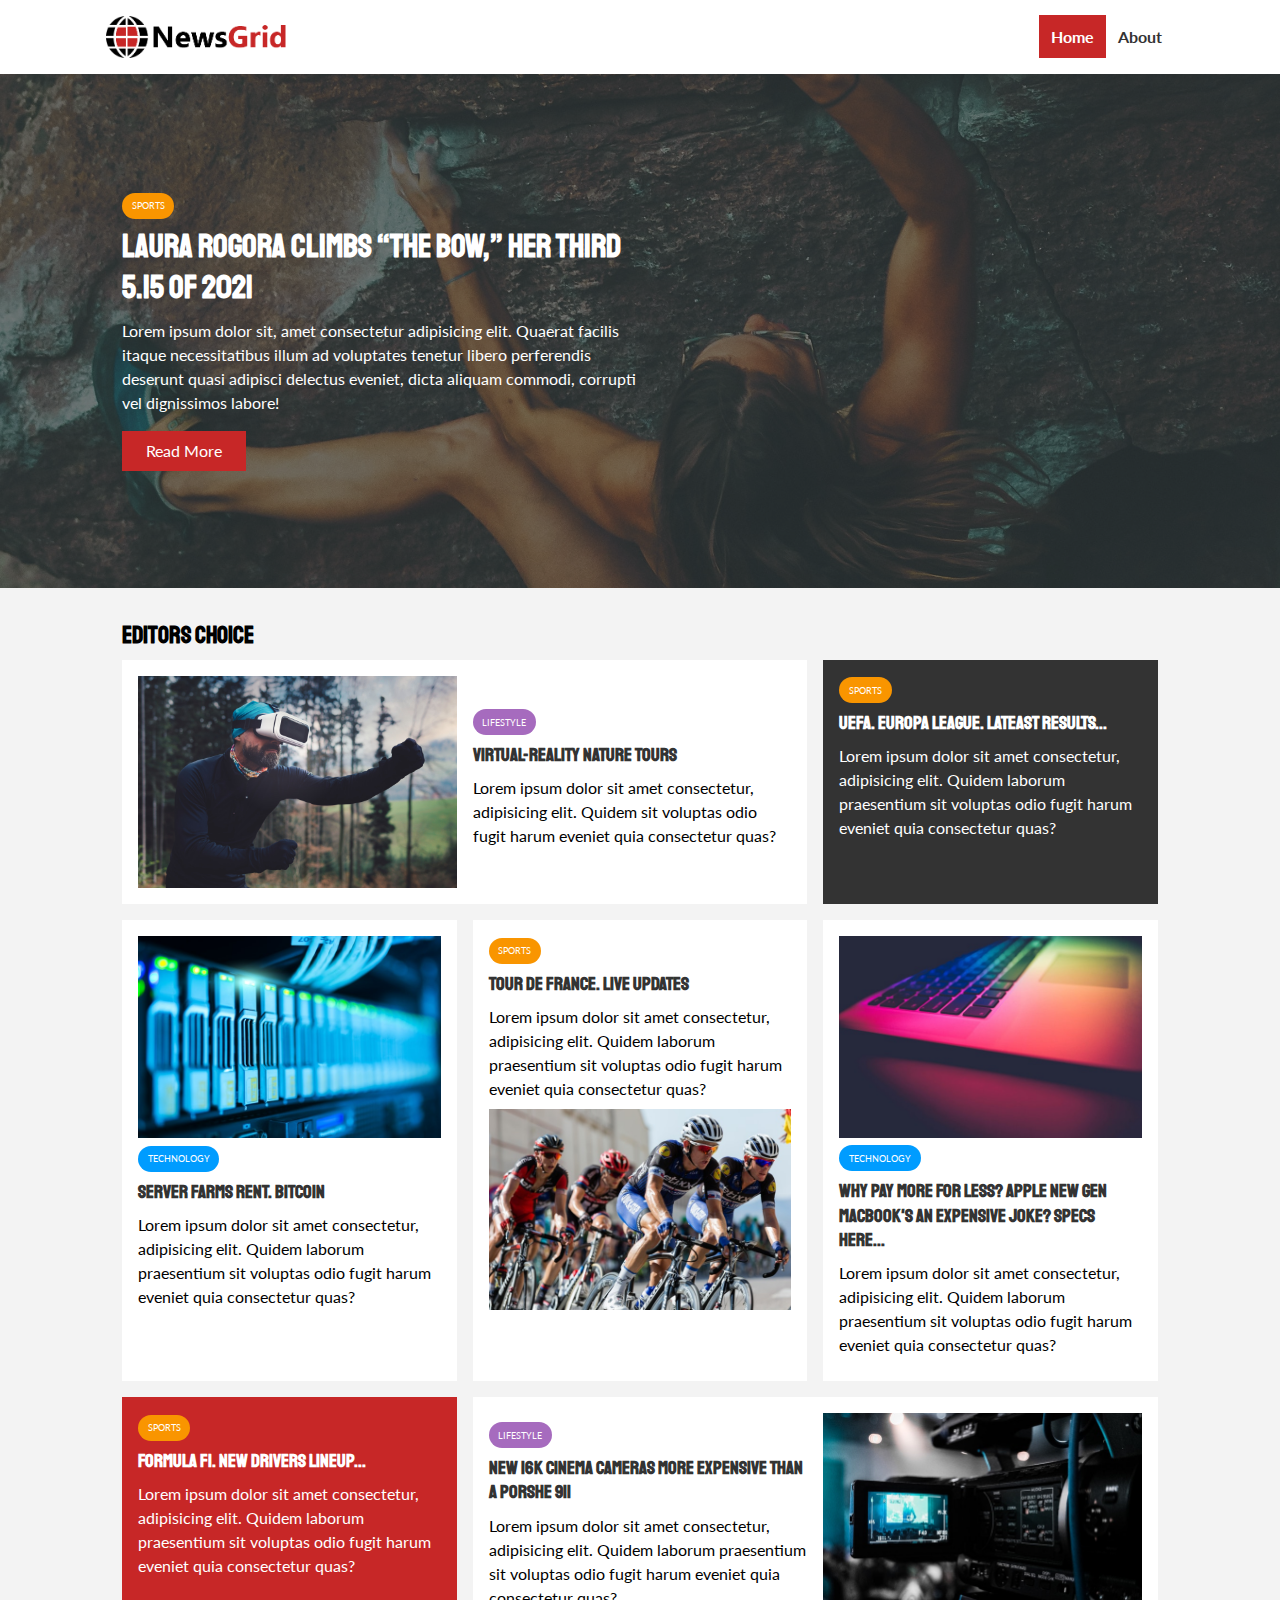
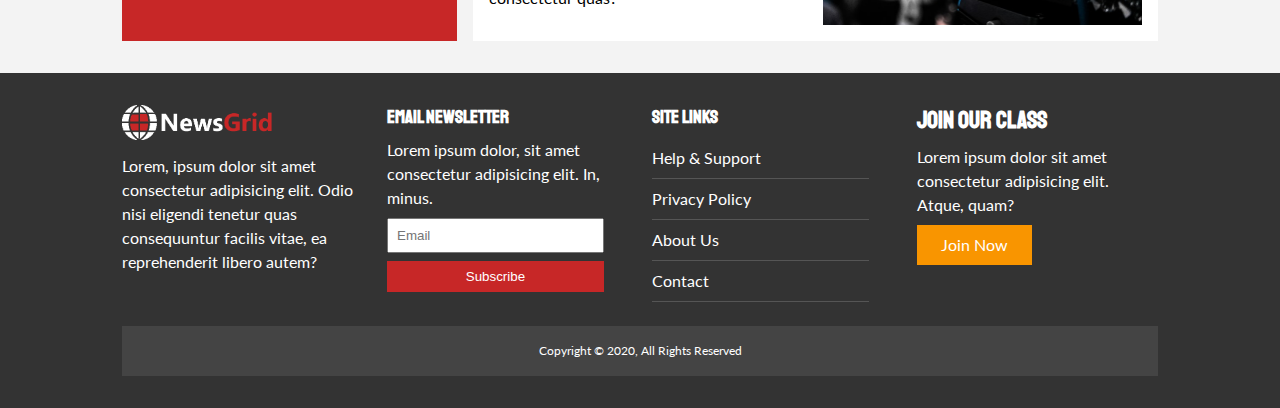
<file: index.html>
<!DOCTYPE html>
<html lang="en">
  <head>
    <meta charset="UTF-8" />
    <meta name="viewport" content="width=device-width, initial-scale=1.0" />
    <link
      rel="stylesheet"
      href="https://use.fontawesome.com/releases/v5.15.1/css/all.css"
      integrity="sha384-vp86vTRFVJgpjF9jiIGPEEqYqlDwgyBgEF109VFjmqGmIY/Y4HV4d3Gp2irVfcrp"
      crossorigin="anonymous"
    />
    <link rel="preconnect" href="https://fonts.gstatic.com" />
    <link
      href="https://fonts.googleapis.com/css2?family=Lato&family=Staatliches&display=swap"
      rel="stylesheet"
    />
    <link rel="stylesheet" href="css/style.css" />
    <link
      rel="stylesheet"
      media="screen and (max-width:768px)"
      href="css/mobile.css"
    />
    <link rel="shortcut icon" type="image/x-icon" href="favicon.ico" />
    <title>NewsGrid | Latest News</title>
  </head>
  <body>
    <nav id="main-nav">
      <div class="container">
        <img class="logo" src="/img/logo.png" alt="NewsGrid" />
        <div class="social">
          <a href="https://facebook.com" target="_blank"
            ><i class="fab fa-facebook fa-2x"></i
          ></a>
          <a href="https://instagram.com" target="_blank"
            ><i class="fab fa-instagram fa-2x"></i
          ></a>
          <a href="https://twiter.com" target="_blank"
            ><i class="fab fa-twitter fa-2x"></i
          ></a>
          <a href="https://youtube.com" target="_blank"
            ><i class="fab fa-youtube fa-2x"></i
          ></a>
        </div>
        <ul>
          <li><a href="index.html" class="current">Home</a></li>
          <li><a href="about.html">About</a></li>
        </ul>
      </div>
    </nav>
    <!-- Showcase *********************** -->
    <header id="showcase">
      <div class="container">
        <div class="showcase-container">
          <div class="showcase-content">
            <div class="category category-sports">Sports</div>
            <h1>Laura Rogora Climbs “The Bow,” Her Third 5.15 of 2021</h1>
            <p>
              Lorem ipsum dolor sit, amet consectetur adipisicing elit. Quaerat
              facilis itaque necessitatibus illum ad voluptates tenetur libero
              perferendis deserunt quasi adipisci delectus eveniet, dicta
              aliquam commodi, corrupti vel dignissimos labore!
            </p>
            <a href="article.html" class="btn btn-primary">Read More</a>
          </div>
        </div>
      </div>
    </header>
    <!-- Home Articles ******************  -->
    <section id="home-articles" class="py-2">
      <div class="container">
        <h2>Editors Choice</h2>
        <div class="articles-container">
          <article class="card">
            <img src="/img/articles/ent1.jpg" alt="" />
            <div>
              <div class="category category-ent">Lifestyle</div>
              <h3>
                <a href="article.html">Virtual-reality Nature Tours</a>
              </h3>
              <p>
                Lorem ipsum dolor sit amet consectetur, adipisicing elit. Quidem
                sit voluptas odio fugit harum eveniet quia consectetur quas?
              </p>
            </div>
          </article>
          <article class="card bg-dark">
            <div class="category category-sports">Sports</div>
            <h3>
              <a href="article.html">
                UEfa. Europa League. Lateast Results...
              </a>
            </h3>
            <p>
              Lorem ipsum dolor sit amet consectetur, adipisicing elit. Quidem
              laborum praesentium sit voluptas odio fugit harum eveniet quia
              consectetur quas?
            </p>
          </article>
          <article class="card">
            <img src="/img/articles/tech1.jpg" alt="" />
            <div class="category category-tech">Technology</div>
            <h3>
              <a href="article.html">Server Farms Rent. BitCoin</a>
            </h3>
            <p>
              Lorem ipsum dolor sit amet consectetur, adipisicing elit. Quidem
              laborum praesentium sit voluptas odio fugit harum eveniet quia
              consectetur quas?
            </p>
          </article>

          <article class="card">
            <div class="category category-sports">Sports</div>
            <h3>
              <a href="article.html">Tour de France. Live updates</a>
            </h3>
            <p>
              Lorem ipsum dolor sit amet consectetur, adipisicing elit. Quidem
              laborum praesentium sit voluptas odio fugit harum eveniet quia
              consectetur quas?
            </p>
            <img src="/img/articles/sports1.jpg" alt="" />
          </article>
          <article class="card">
            <img src="/img/articles/tech2.jpg" alt="" />
            <div class="category category-tech">Technology</div>
            <h3>
              <a href="article.html"
                >Why pay more for less? Apple new gen Macbook's an expensive
                Joke? Specs Here...</a
              >
            </h3>
            <p>
              Lorem ipsum dolor sit amet consectetur, adipisicing elit. Quidem
              laborum praesentium sit voluptas odio fugit harum eveniet quia
              consectetur quas?
            </p>
          </article>
          <article class="card bg-primary">
            <div class="category category-sports">Sports</div>
            <h3>
              <a href="article.html"> Formula F1. New Drivers Lineup...</a>
            </h3>
            <p>
              Lorem ipsum dolor sit amet consectetur, adipisicing elit. Quidem
              laborum praesentium sit voluptas odio fugit harum eveniet quia
              consectetur quas?
            </p>
          </article>
          <article class="card">
            <div>
              <div class="category category-ent">Lifestyle</div>
              <h3>
                <a href="article.html"
                  >New 16k Cinema Cameras More expensive than a Porshe 911</a
                >
              </h3>
              <p>
                Lorem ipsum dolor sit amet consectetur, adipisicing elit. Quidem
                laborum praesentium sit voluptas odio fugit harum eveniet quia
                consectetur quas?
              </p>
            </div>
            <img src="/img/articles/ent2.jpg" alt="" />
          </article>
        </div>
      </div>
    </section>
    <!-- FOOTER  ********************************* -->
    <footer id="main-footer" class="py-2">
      <div class="container footer-container">
        <div>
          <img src="/img/logo_light.png" alt="icon1" />
          <p>
            Lorem, ipsum dolor sit amet consectetur adipisicing elit. Odio nisi
            eligendi tenetur quas consequuntur facilis vitae, ea reprehenderit
            libero autem?
          </p>
        </div>
        <div>
          <h3>Email Newsletter</h3>
          <p>
            Lorem ipsum dolor, sit amet consectetur adipisicing elit. In, minus.
          </p>
          <form name="contact" method="POST" data-netlify="true">
            <input type="email" name="email" placeholder="Email" />
            <input type="submit" value="Subscribe" class="btn btn-primary" />
          </form>
        </div>
        <div>
          <h3>Site Links</h3>
          <ul class="list">
            <li><a href="#">Help & Support</a></li>
            <li><a href="#">Privacy Policy</a></li>
            <li><a href="#">About Us</a></li>
            <li><a href="#">Contact</a></li>
          </ul>
        </div>
        <div>
          <h2>Join Our Class</h2>
          <p>
            Lorem ipsum dolor sit amet consectetur adipisicing elit. Atque,
            quam?
          </p>
          <a href="#" class="btn btn-secondary">Join Now</a>
        </div>
        <div>
          <p>Copyright &copy; 2020, All Rights Reserved</p>
        </div>
      </div>
    </footer>
  </body>
</html>
</file>
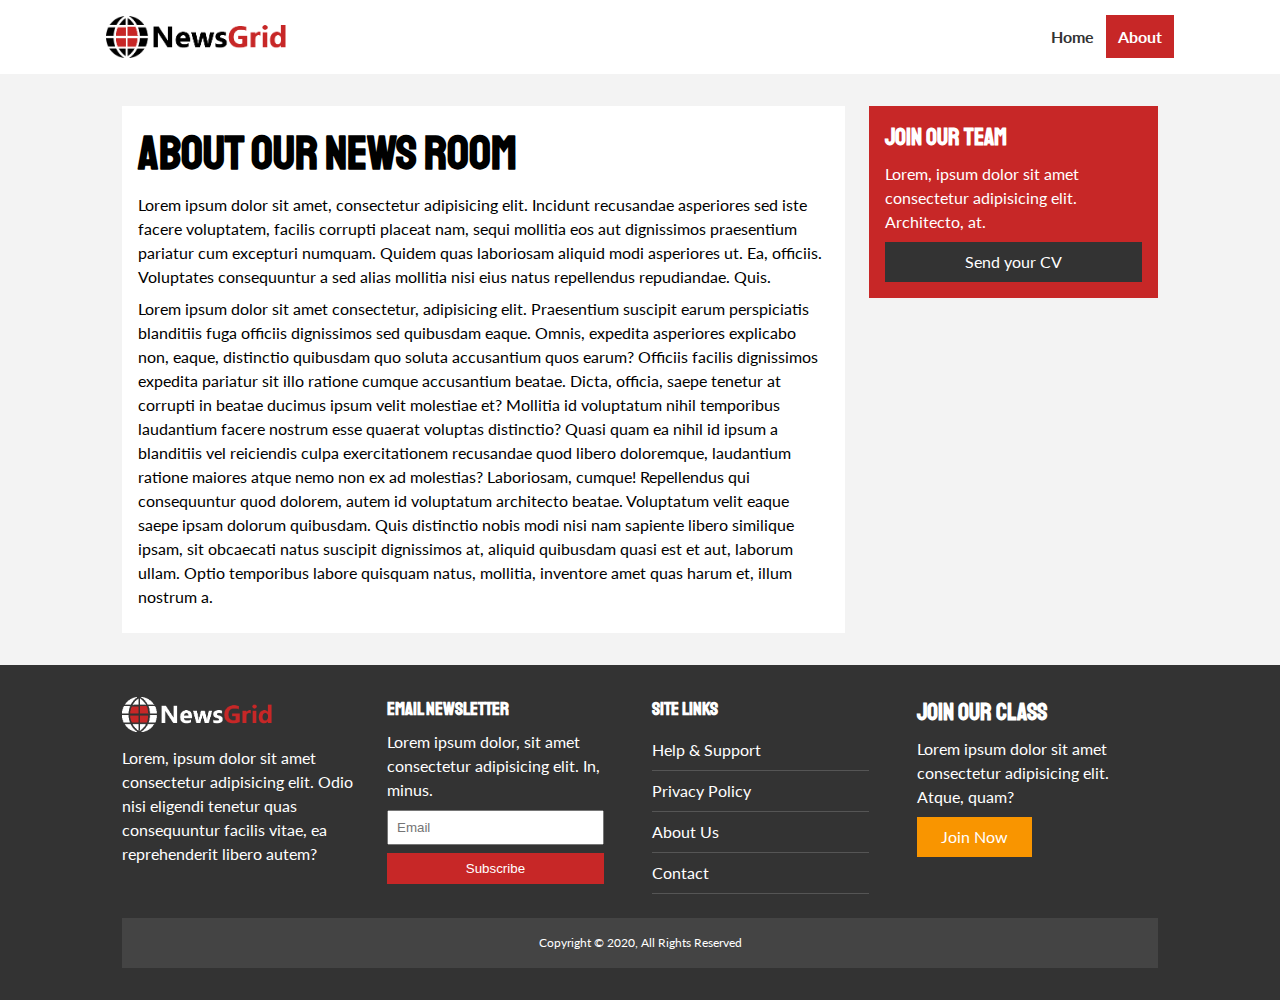
<file: about.html>
<!DOCTYPE html>
<html lang="en">
  <head>
    <meta charset="UTF-8" />
    <meta name="viewport" content="width=device-width, initial-scale=1.0" />
    <link
      rel="stylesheet"
      href="https://use.fontawesome.com/releases/v5.15.1/css/all.css"
      integrity="sha384-vp86vTRFVJgpjF9jiIGPEEqYqlDwgyBgEF109VFjmqGmIY/Y4HV4d3Gp2irVfcrp"
      crossorigin="anonymous"
    />
    <link rel="preconnect" href="https://fonts.gstatic.com" />
    <link
      href="https://fonts.googleapis.com/css2?family=Lato&family=Staatliches&display=swap"
      rel="stylesheet"
    />
    <link rel="stylesheet" href="css/style.css" />
    <link
      rel="stylesheet"
      media="screen and (max-width:768px)"
      href="css/mobile.css"
    />
    <link rel="shortcut icon" type="image/x-icon" href="favicon.ico" />
    <title>NewsGrid | About</title>
  </head>
  <body>
    <nav id="main-nav">
      <div class="container">
        <img class="logo" src="/img/logo.png" alt="NewsGrid" />
        <div class="social">
          <a href="https://facebook.com" target="_blank"
            ><i class="fab fa-facebook fa-2x"></i
          ></a>
          <a href="https://instagram.com" target="_blank"
            ><i class="fab fa-instagram fa-2x"></i
          ></a>
          <a href="https://twiter.com" target="_blank"
            ><i class="fab fa-twitter fa-2x"></i
          ></a>
          <a href="https://youtube.com" target="_blank"
            ><i class="fab fa-youtube fa-2x"></i
          ></a>
        </div>
        <ul>
          <li><a href="index.html">Home</a></li>
          <li><a href="about.html" class="current">About</a></li>
        </ul>
      </div>
    </nav>
    <!-- About Main Section -->
    <section id="about">
      <div class="container">
        <div class="page-container">
          <article class="card">
            <h1 class="l-heading">About our News Room</h1>
            <p>
              Lorem ipsum dolor sit amet, consectetur adipisicing elit. Incidunt
              recusandae asperiores sed iste facere voluptatem, facilis corrupti
              placeat nam, sequi mollitia eos aut dignissimos praesentium
              pariatur cum excepturi numquam. Quidem quas laboriosam aliquid
              modi asperiores ut. Ea, officiis. Voluptates consequuntur a sed
              alias mollitia nisi eius natus repellendus repudiandae. Quis.
            </p>
            <p>
              Lorem ipsum dolor sit amet consectetur, adipisicing elit.
              Praesentium suscipit earum perspiciatis blanditiis fuga officiis
              dignissimos sed quibusdam eaque. Omnis, expedita asperiores
              explicabo non, eaque, distinctio quibusdam quo soluta accusantium
              quos earum? Officiis facilis dignissimos expedita pariatur sit
              illo ratione cumque accusantium beatae. Dicta, officia, saepe
              tenetur at corrupti in beatae ducimus ipsum velit molestiae et?
              Mollitia id voluptatum nihil temporibus laudantium facere nostrum
              esse quaerat voluptas distinctio? Quasi quam ea nihil id ipsum a
              blanditiis vel reiciendis culpa exercitationem recusandae quod
              libero doloremque, laudantium ratione maiores atque nemo non ex ad
              molestias? Laboriosam, cumque! Repellendus qui consequuntur quod
              dolorem, autem id voluptatum architecto beatae. Voluptatum velit
              eaque saepe ipsam dolorum quibusdam. Quis distinctio nobis modi
              nisi nam sapiente libero similique ipsam, sit obcaecati natus
              suscipit dignissimos at, aliquid quibusdam quasi est et aut,
              laborum ullam. Optio temporibus labore quisquam natus, mollitia,
              inventore amet quas harum et, illum nostrum a.
            </p>
          </article>
          <aside class="card bg-primary">
            <h2>Join Our Team</h2>
            <p>
              Lorem, ipsum dolor sit amet consectetur adipisicing elit.
              Architecto, at.
            </p>
            <a href="" class="btn btn-dark btn-block">Send your CV</a>
          </aside>
        </div>
      </div>
    </section>

    <!-- FOOTER  ********************************* -->
    <footer id="main-footer" class="py-2">
      <div class="container footer-container">
        <div>
          <img src="/img/logo_light.png" alt="icon1" />
          <p>
            Lorem, ipsum dolor sit amet consectetur adipisicing elit. Odio nisi
            eligendi tenetur quas consequuntur facilis vitae, ea reprehenderit
            libero autem?
          </p>
        </div>
        <div>
          <h3>Email Newsletter</h3>
          <p>
            Lorem ipsum dolor, sit amet consectetur adipisicing elit. In, minus.
          </p>
          <form name="contact" method="POST" data-netlify="true">
            <input type="email" name="name" placeholder="Email" />
            <input type="submit" value="Subscribe" class="btn btn-primary" />
          </form>
        </div>
        <div>
          <h3>Site Links</h3>
          <ul class="list">
            <li><a href="#">Help & Support</a></li>
            <li><a href="#">Privacy Policy</a></li>
            <li><a href="#">About Us</a></li>
            <li><a href="#">Contact</a></li>
          </ul>
        </div>
        <div>
          <h2>Join Our Class</h2>
          <p>
            Lorem ipsum dolor sit amet consectetur adipisicing elit. Atque,
            quam?
          </p>
          <a href="#" class="btn btn-secondary">Join Now</a>
        </div>
        <div>
          <p>Copyright &copy; 2020, All Rights Reserved</p>
        </div>
      </div>
    </footer>
  </body>
</html>
</file>
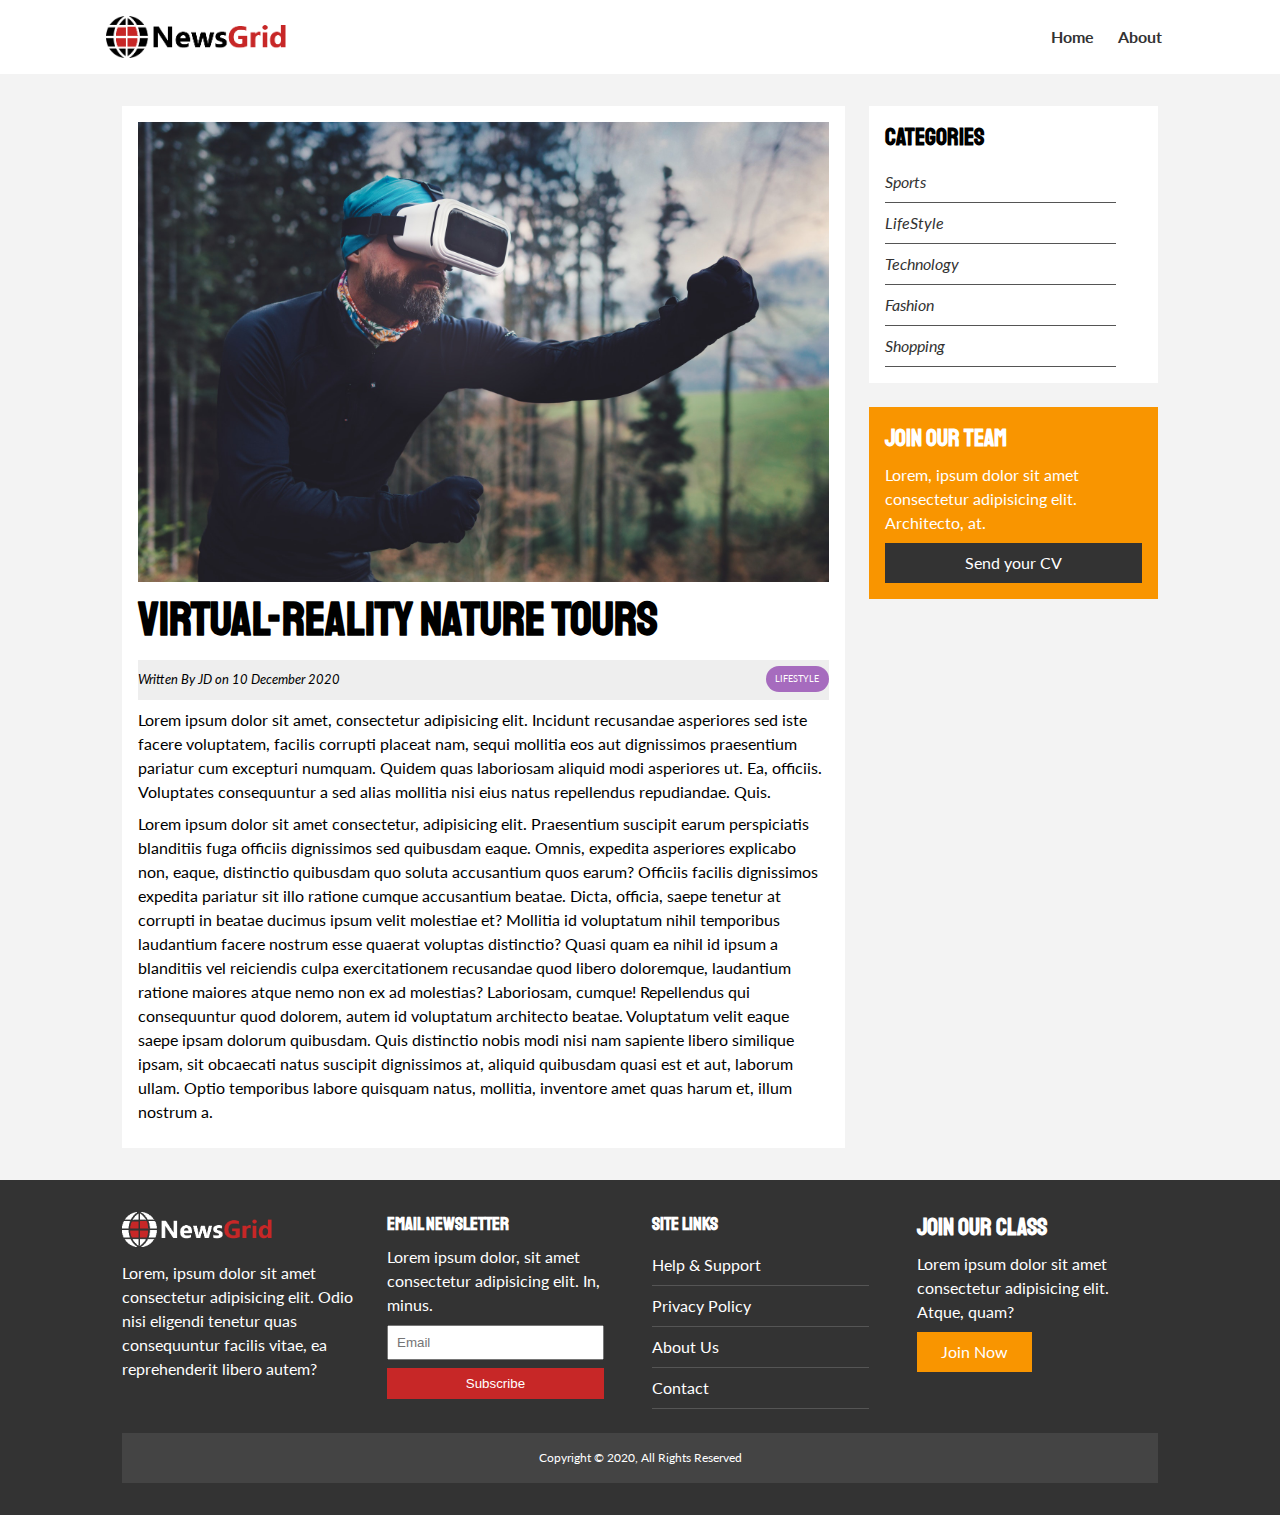
<file: article.html>
<!DOCTYPE html>
<html lang="en">
  <head>
    <meta charset="UTF-8" />
    <meta name="viewport" content="width=device-width, initial-scale=1.0" />
    <link
      rel="stylesheet"
      href="https://use.fontawesome.com/releases/v5.15.1/css/all.css"
      integrity="sha384-vp86vTRFVJgpjF9jiIGPEEqYqlDwgyBgEF109VFjmqGmIY/Y4HV4d3Gp2irVfcrp"
      crossorigin="anonymous"
    />
    <link rel="preconnect" href="https://fonts.gstatic.com" />
    <link
      href="https://fonts.googleapis.com/css2?family=Lato&family=Staatliches&display=swap"
      rel="stylesheet"
    />
    <link rel="stylesheet" href="css/style.css" />
    <link
      rel="stylesheet"
      media="screen and (max-width:768px)"
      href="css/mobile.css"
    />
    <link rel="shortcut icon" type="image/x-icon" href="favicon.ico" />
    <title>NewsGrid | Article</title>
  </head>
  <body>
    <nav id="main-nav">
      <div class="container">
        <img class="logo" src="/img/logo.png" alt="NewsGrid" />
        <div class="social">
          <a href="https://facebook.com" target="_blank"
            ><i class="fab fa-facebook fa-2x"></i
          ></a>
          <a href="https://instagram.com" target="_blank"
            ><i class="fab fa-instagram fa-2x"></i
          ></a>
          <a href="https://twiter.com" target="_blank"
            ><i class="fab fa-twitter fa-2x"></i
          ></a>
          <a href="https://youtube.com" target="_blank"
            ><i class="fab fa-youtube fa-2x"></i
          ></a>
        </div>
        <ul>
          <li><a href="index.html">Home</a></li>
          <li><a href="about.html">About</a></li>
        </ul>
      </div>
    </nav>
    <!-- About Main Section -->
    <section id="article">
      <div class="container">
        <div class="page-container">
          <article class="card">
            <img src="/img/articles/ent1.jpg" alt="" />
            <h1 class="l-heading">Virtual-reality Nature Tours</h1>
            <div class="meta">
              <small>
                <i class="fas fa-user"> Written By JD on 10 December 2020</i>
              </small>
              <div class="category category-ent">Lifestyle</div>
            </div>
            <p>
              Lorem ipsum dolor sit amet, consectetur adipisicing elit. Incidunt
              recusandae asperiores sed iste facere voluptatem, facilis corrupti
              placeat nam, sequi mollitia eos aut dignissimos praesentium
              pariatur cum excepturi numquam. Quidem quas laboriosam aliquid
              modi asperiores ut. Ea, officiis. Voluptates consequuntur a sed
              alias mollitia nisi eius natus repellendus repudiandae. Quis.
            </p>
            <p>
              Lorem ipsum dolor sit amet consectetur, adipisicing elit.
              Praesentium suscipit earum perspiciatis blanditiis fuga officiis
              dignissimos sed quibusdam eaque. Omnis, expedita asperiores
              explicabo non, eaque, distinctio quibusdam quo soluta accusantium
              quos earum? Officiis facilis dignissimos expedita pariatur sit
              illo ratione cumque accusantium beatae. Dicta, officia, saepe
              tenetur at corrupti in beatae ducimus ipsum velit molestiae et?
              Mollitia id voluptatum nihil temporibus laudantium facere nostrum
              esse quaerat voluptas distinctio? Quasi quam ea nihil id ipsum a
              blanditiis vel reiciendis culpa exercitationem recusandae quod
              libero doloremque, laudantium ratione maiores atque nemo non ex ad
              molestias? Laboriosam, cumque! Repellendus qui consequuntur quod
              dolorem, autem id voluptatum architecto beatae. Voluptatum velit
              eaque saepe ipsam dolorum quibusdam. Quis distinctio nobis modi
              nisi nam sapiente libero similique ipsam, sit obcaecati natus
              suscipit dignissimos at, aliquid quibusdam quasi est et aut,
              laborum ullam. Optio temporibus labore quisquam natus, mollitia,
              inventore amet quas harum et, illum nostrum a.
            </p>
          </article>
          <aside id="categories" class="card">
            <h2>Categories</h2>
            <ul class="list">
              <li>
                <a href="#"><i class="fas fa-chevron-right"> Sports</i></a>
              </li>
              <li>
                <a href="#"><i class="fas fa-chevron-right"> LifeStyle</i></a>
              </li>
              <li>
                <a href="#"><i class="fas fa-chevron-right"> Technology</i></a>
              </li>
              <li>
                <a href="#"><i class="fas fa-chevron-right"> Fashion</i></a>
              </li>
              <li>
                <a href="#"><i class="fas fa-chevron-right"> Shopping</i></a>
              </li>
            </ul>
          </aside>
          <aside class="card bg-secondary">
            <h2>Join Our Team</h2>
            <p>
              Lorem, ipsum dolor sit amet consectetur adipisicing elit.
              Architecto, at.
            </p>
            <a href="" class="btn btn-dark btn-block">Send your CV</a>
          </aside>
        </div>
      </div>
    </section>

    <!-- FOOTER  ********************************* -->
    <footer id="main-footer" class="py-2">
      <div class="container footer-container">
        <div>
          <img src="/img/logo_light.png" alt="icon1" />
          <p>
            Lorem, ipsum dolor sit amet consectetur adipisicing elit. Odio nisi
            eligendi tenetur quas consequuntur facilis vitae, ea reprehenderit
            libero autem?
          </p>
        </div>
        <div>
          <h3>Email Newsletter</h3>
          <p>
            Lorem ipsum dolor, sit amet consectetur adipisicing elit. In, minus.
          </p>
          <form name="contact" method="POST" data-netlify="true">
            <input type="email" placeholder="Email" name="email" />
            <input type="submit" value="Subscribe" class="btn btn-primary" />
          </form>
        </div>
        <div>
          <h3>Site Links</h3>
          <ul class="list">
            <li><a href="#">Help & Support</a></li>
            <li><a href="#">Privacy Policy</a></li>
            <li><a href="#">About Us</a></li>
            <li><a href="#">Contact</a></li>
          </ul>
        </div>
        <div>
          <h2>Join Our Class</h2>
          <p>
            Lorem ipsum dolor sit amet consectetur adipisicing elit. Atque,
            quam?
          </p>
          <a href="#" class="btn btn-secondary">Join Now</a>
        </div>
        <div>
          <p>Copyright &copy; 2020, All Rights Reserved</p>
        </div>
      </div>
    </footer>
  </body>
</html>
</file>
<file: css/style.css>
:root {
  --primary-color: #c72727;
  --secondary-color: #f99500;
  --light-color: #f3f3f3;
  --dark-color: #333;
  --max-width: 1100px;
}

.category {
  --sports-color: #f99500;
  --ent-color: #a66bbe;
  --tech-color: #009cff;
}

* {
  margin: 0;
  padding: 0;
  box-sizing: border-box;
}
body {
  font-family: 'Lato', sans-serif;
  line-height: 1.5;
  background-color: var(--light-color);
}
a {
  color: #333;
  text-decoration: none;
}
p {
  margin: 0.5rem 0;
}
ul {
  list-style: none;
}

img {
  width: 100%;
}

h1,
h2,
h3,
h4,
h5,
h6 {
  font-family: 'Staatliches', cursive;
  margin-bottom: 0.55rem;
  line-height: 1.3;
}

/* Utility ********************************** */
.container {
  max-width: var(--max-width);
  margin: auto;
  padding: 0 2rem;
  overflow: hidden;
}
.category {
  display: inline-block;
  color: #fff;
  font-size: 0.55rem;
  text-transform: uppercase;
  padding: 0.4rem 0.6rem;
  border-radius: 15px;
  margin-bottom: 0.5rem;
}
.category-sports {
  background-color: var(--sports-color);
}
.category-ent {
  background-color: var(--ent-color);
}
.category-tech {
  background-color: var(--tech-color);
}

.btn {
  display: inline-block;
  border: none;
  background-color: var(--dark-color);
  color: #fff;
  padding: 0.5rem 1.5rem;
}
.btn-light {
  background-color: var(--light-color);
}

.btn-primary {
  background-color: var(--primary-color);
}
.btn-secondary {
  background-color: var(--secondary-color);
}
.btn-block {
  display: block;
  width: 100%;
  text-align: center;
}
.btn:hover {
  opacity: 0.8;
}

.card {
  background-color: #fff;
  padding: 1rem;
}
.bg-dark {
  background-color: var(--dark-color);
  color: #fff;
}
.bg-primary {
  background-color: var(--primary-color);
  color: #fff;
}
.bg-secondary {
  background-color: var(--secondary-color);
  color: #fff;
}
.bg-dark h1,
.bg-dark h2,
.bg-dark h3,
.bg-dark a,
.bg-primary h1,
.bg-primary h2,
.bg-primary h3,
.bg-primary a,
.bg-secondary h1,
.bg-secondary h2,
.bg-secondary h3,
.bg-secondary a {
  color: #fff;
}
.py-1 {
  padding: 1.5rem 0;
}
.py-2 {
  padding: 2rem 0;
}
.py-3 {
  padding: 3rem 0;
}
.p-1 {
  padding: 1.5rem;
}
.p2-2 {
  padding: 2rem;
}
.p3-3 {
  padding: 3rem;
}

.l-heading {
  font-size: 3rem;
}

.list li {
  padding: 0.5rem 0;
  border-bottom: 1px #555 solid;
  width: 90%;
}
.list li a:hover {
  color: var(--primary-color) !important;
}
/*  Inner page grid container */
.page-container {
  display: grid;
  grid-template-columns: 5fr 2fr;
  grid-gap: 1.5rem;
  margin: 2rem 0;
}

.page-container > *:first-child {
  grid-row: 1 / span 4;
}

/* Navigation  */
#main-nav {
  background-color: #fff;
  position: sticky;
  top: 0;
  z-index: 2;
}

#main-nav .container {
  display: grid;
  grid-template-columns: 6fr 3fr 2fr;
  padding: 1rem;
  align-items: center;
}
#main-nav .logo {
  width: 180px;
}
#main-nav ul {
  justify-self: end;
  display: flex;
}
#main-nav ul li a {
  padding: 0.75rem;
  font-weight: bold;
}
#main-nav ul li a.current {
  background-color: var(--primary-color);
  color: #fff;
}
#main-nav ul li a:hover {
  background-color: var(--light-color);
  color: var(--dark-color);
}

#main-nav .social {
  justify-self: center;
}

#main-nav .social i {
  color: #777;
  margin-right: 0.4rem;
}
/* Showcase */
#showcase {
  color: #fff;
  background-color: #333;
  padding: 2rem;
  position: relative;
}
#showcase:before {
  content: '';
  background: no-repeat center center/cover url(../img/climber.jpg);
  position: absolute;
  top: 0;
  left: 0;
  width: 100%;
  height: 100%;
  opacity: 0.4;
}
#showcase .showcase-container {
  display: grid;
  grid-template-columns: repeat(2, 1fr);
  justify-content: center;
  align-items: center;
  height: 50vh;
}
#showcase .showcase-content {
  z-index: 1;
}
#showcase .showcase-content p {
  margin-bottom: 1rem;
}

/* Home Articles  */
#home-articles .articles-container {
  display: grid;
  grid-template-columns: repeat(3, 1fr);
  grid-gap: 1rem;
}

#home-articles .articles-container > *:first-child,
#home-articles .articles-container > *:last-child {
  display: grid;
  grid-template-columns: repeat(2, 1fr);
  grid-gap: 1rem;
  align-items: center;
  grid-column: 1 / span 2;
}
#home-articles .articles-container > *:last-child {
  grid-column: 2 / span 2;
}

#article .meta {
  display: flex;
  justify-content: space-between;
  align-items: center;
  background-color: #eee;
  text-align: center;
}
#article .meta .category {
  margin-top: 0.4rem;
}

/* Footer ****************************************** */

#main-footer {
  background-color: var(--dark-color);
  color: #fff;
}
#main-footer img {
  width: 150px;
}
#main-footer a {
  color: #fff;
}

#main-footer .footer-container {
  display: grid;
  grid-template-columns: repeat(4, 1fr);
  grid-gap: 1.5rem;
}

#main-footer .footer-container > *:last-child {
  grid-column: 1 / span 4;
  text-align: center;
  padding: 0.5rem;
  background-color: #444;
  font-size: 0.75rem;
}

#main-footer .footer-container input[type='email'] {
  width: 90%;
  padding: 0.5rem;
  margin-bottom: 0.5rem;
}
#main-footer .footer-container input[type='submit'] {
  width: 90%;
}
</file>
<file: css/mobile.css>
/* Navigation *****************  */
#main-nav .social {
  display: none;
}

#main-nav .container {
  grid-template-columns: 1fr;
  grid-gap: 1.2rem;
}
#main-nav ul,
#main-nav .logo {
  justify-self: center;
}

#main-nav ul li a {
  padding: 0.5rem;
}

#home-articles .articles-container {
  grid-template-columns: repeat(2, 1fr);
}
#home-articles .articles-container > *:first-child,
#home-articles .articles-container > *:last-child {
  grid-template-columns: 1fr;
  grid-column: 1;
}
@media (max-width: 600px) {
  /* stack Grid Items */
  #showcase .showcase-container,
  #home-articles .articles-container,
  #main-footer .footer-container {
    grid-template-columns: 1fr;
  }
  /* Main Footer */
  #main-footer .footer-container > *:last-child {
    grid-column: 1;
  }

  #main-footer .footer-container > *:last-child,
  #main-footer .footer-container > *:nth-child(2) {
    border-bottom: #555 dotted 1px;
    padding-bottom: 1rem;
  }
  .page-container {
    grid-template-columns: 1fr;
    text-align: center;
  }
  .page-container > *:first-child {
    grid-row: 1;
  }
  .l-heading {
    font-size: 2rem;
  }
}
</file>
